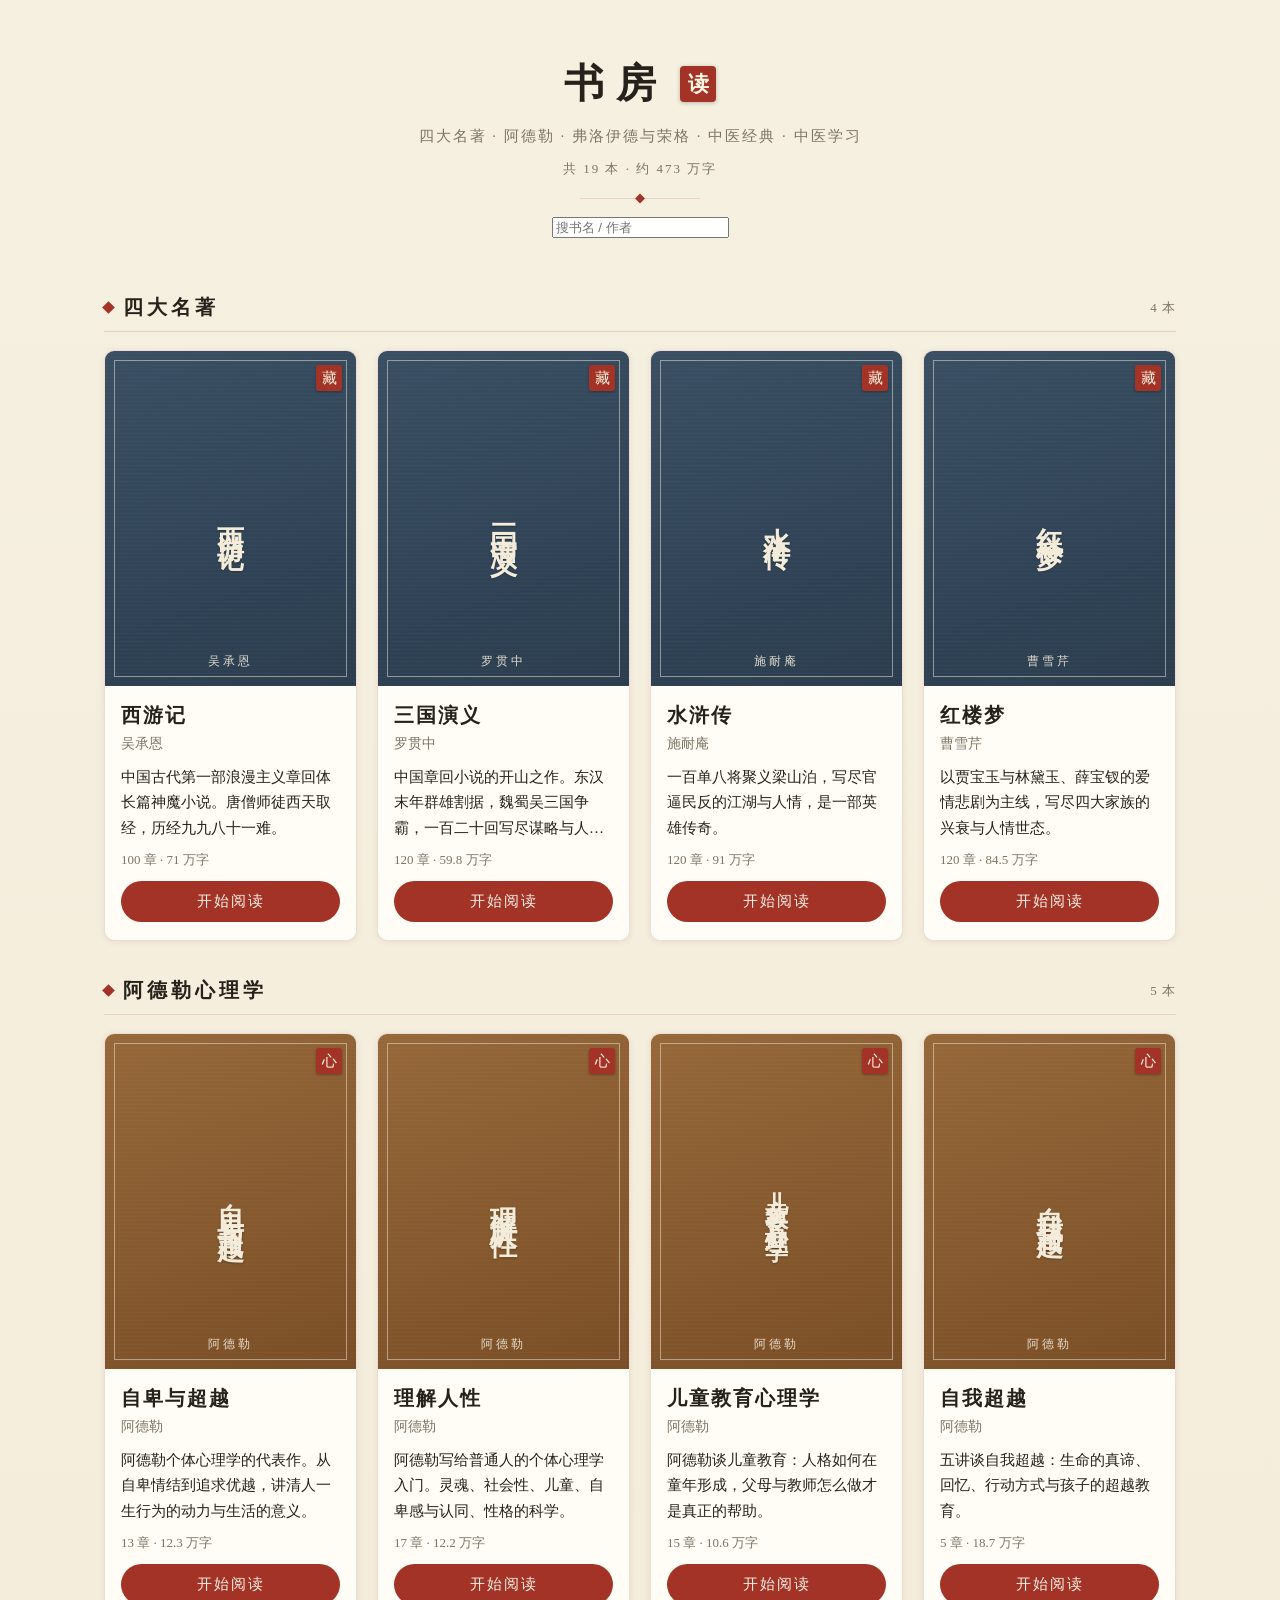
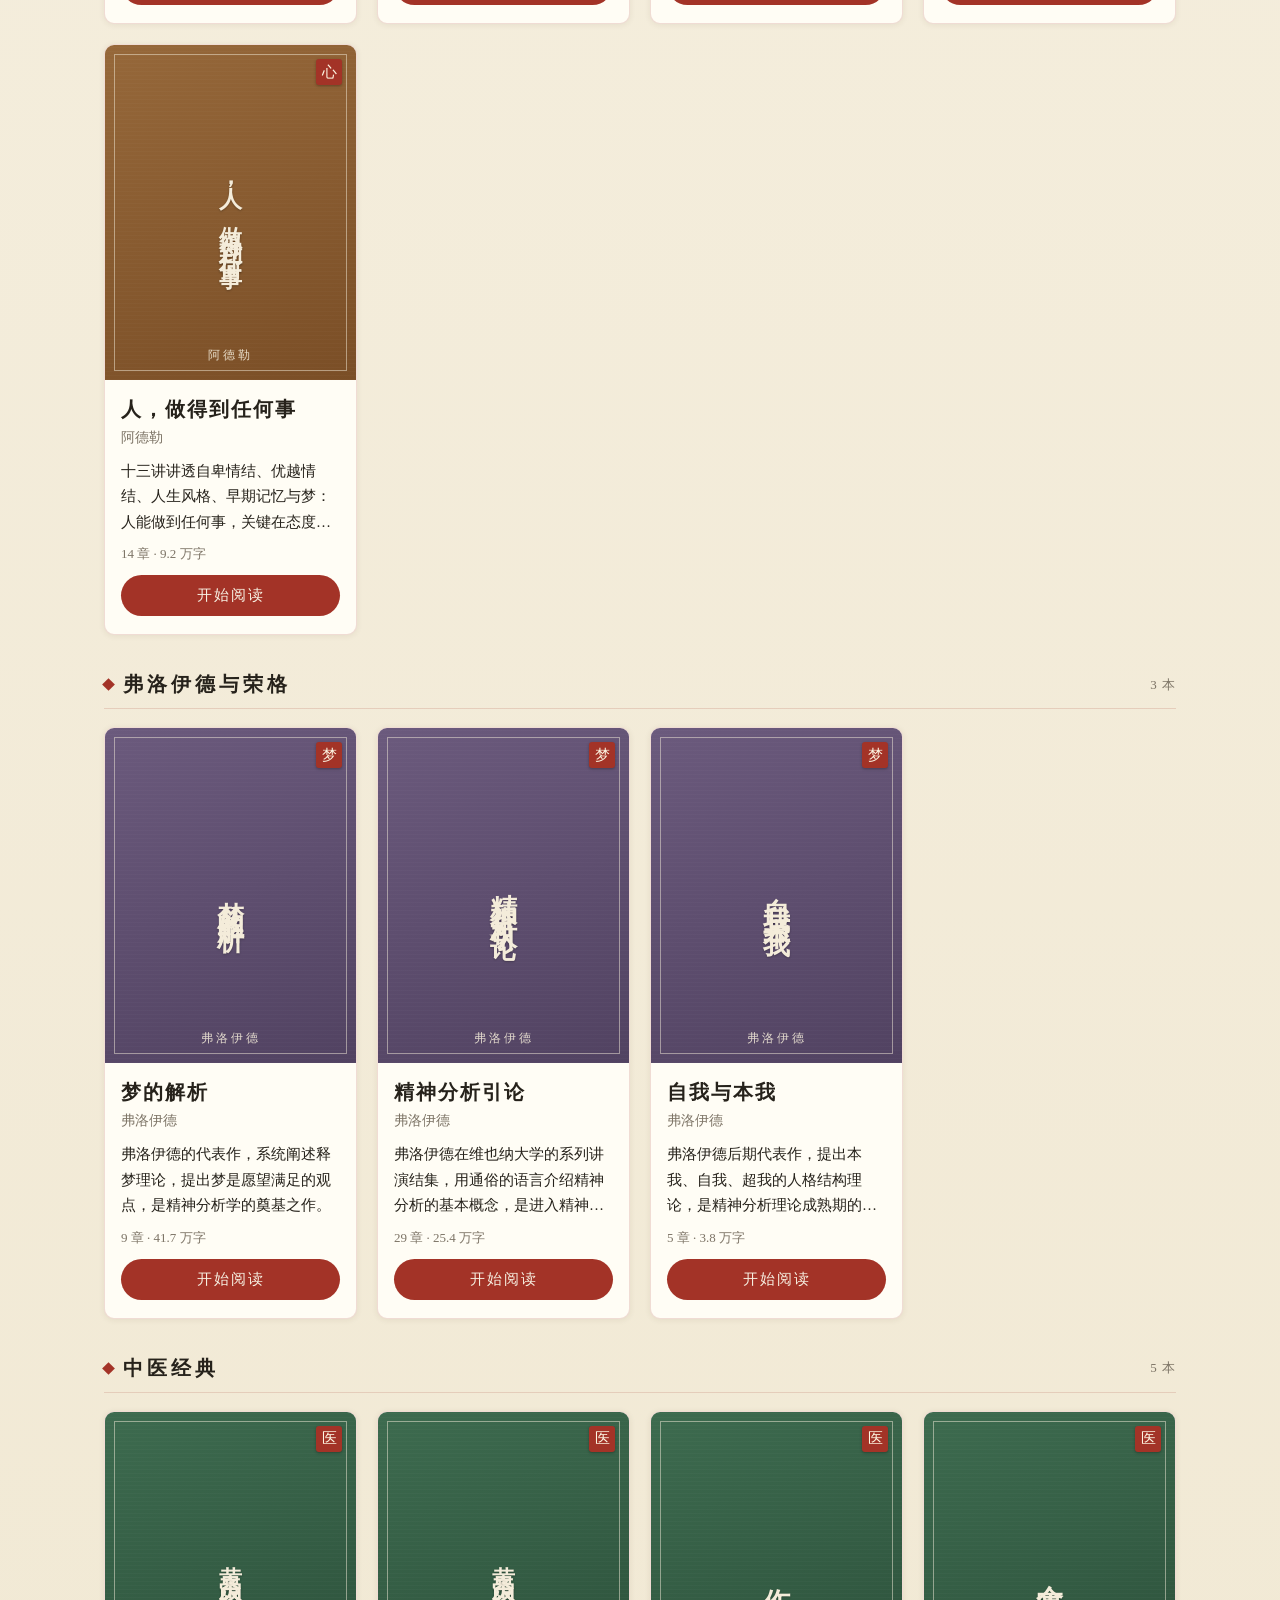
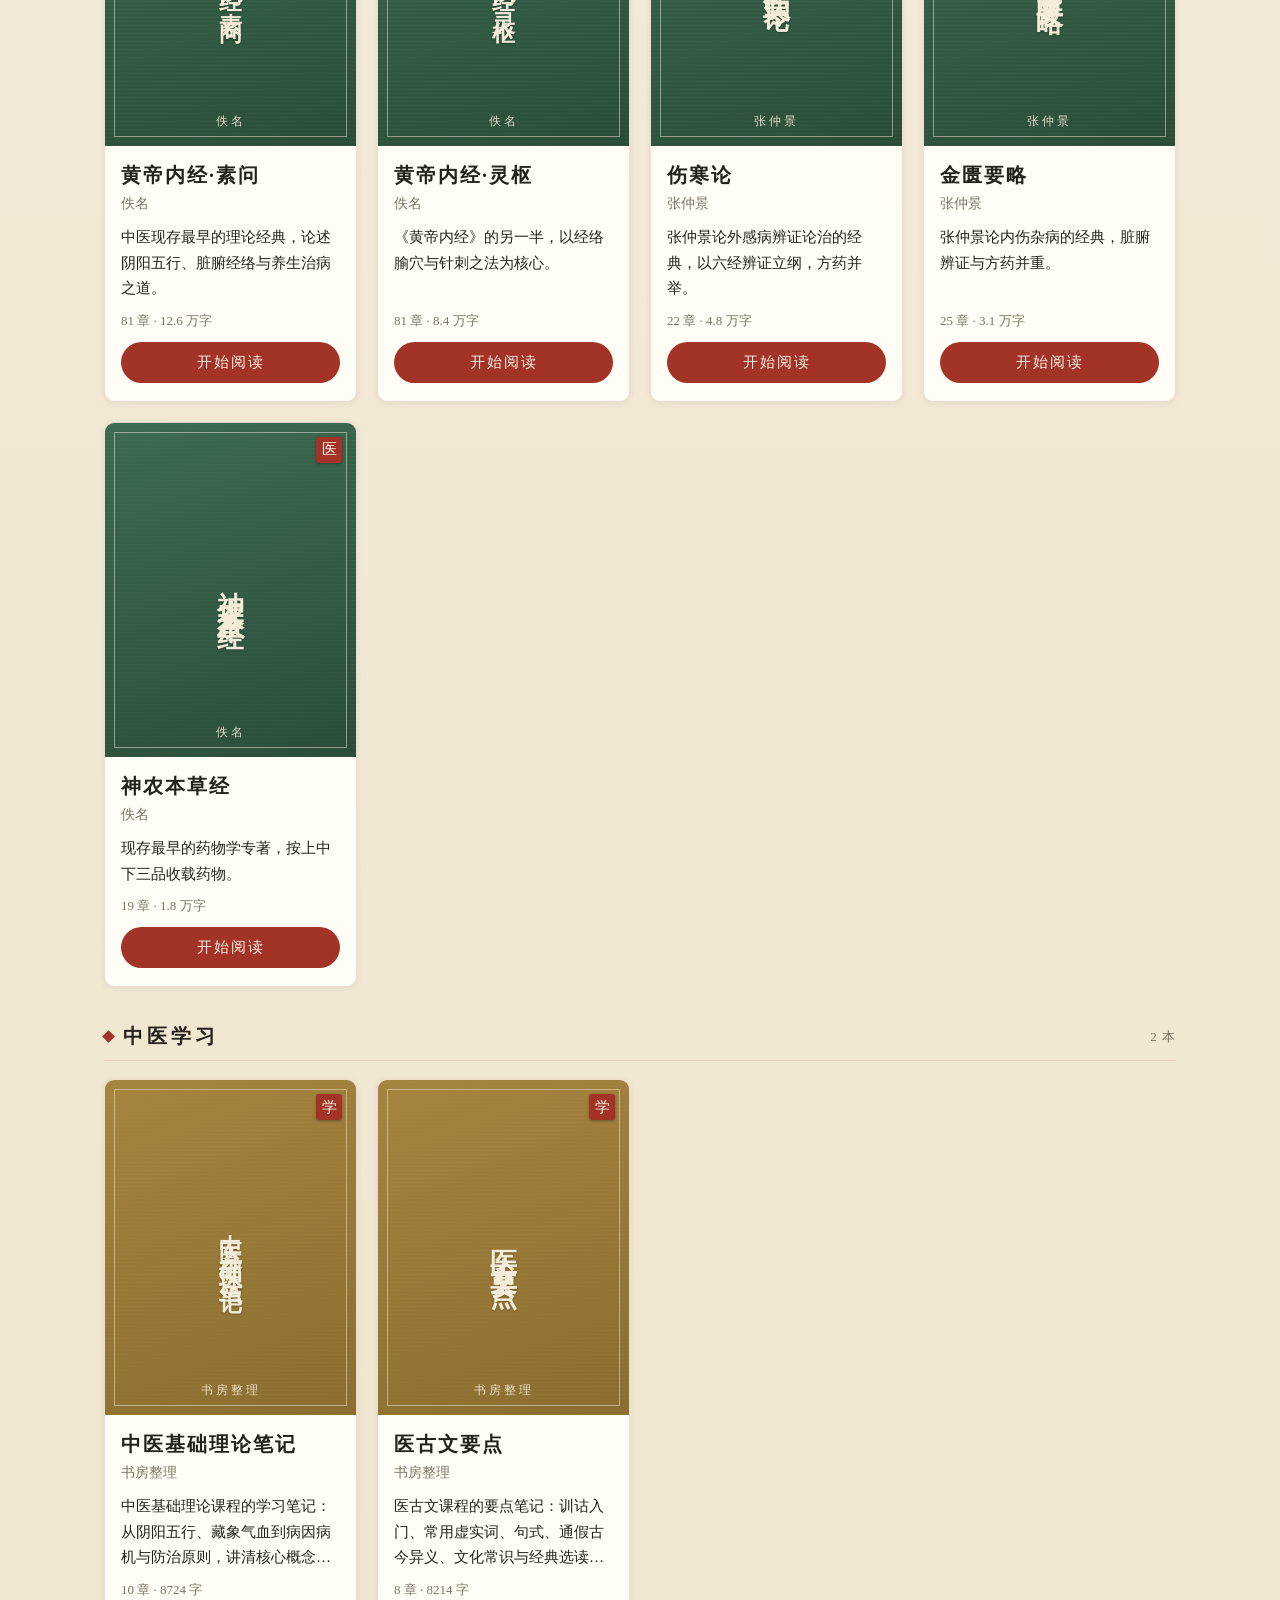
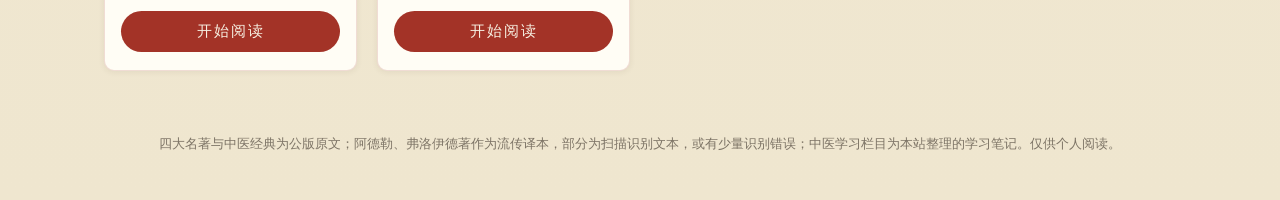
<file: index.html>
<!DOCTYPE html>
<html lang="zh-CN">
<head>
<meta charset="UTF-8">
<meta name="viewport" content="width=device-width, initial-scale=1.0, viewport-fit=cover">
<title>书房 · 名著与心理学</title>
<link rel="stylesheet" href="style.css">
</head>
<body>
<header class="site-header">
  <h1>书房<span class="seal">读</span></h1>
  <p class="subtitle">四大名著 · 阿德勒 · 弗洛伊德与荣格 · 中医经典 · 中医学习</p>
  <p class="site-stats" id="siteStats"></p>
  <div class="header-rule" aria-hidden="true"></div>
  <div class="search-wrap">
    <input id="searchInput" type="search" placeholder="搜书名 / 作者" aria-label="搜索书名或作者" autocomplete="off">
  </div>
</header>

<div class="continue-strip" id="continueStrip" hidden></div>

<main id="shelf">
  <p class="loading">正在打开书架…</p>
</main>

<footer class="site-footer">
  <p>四大名著与中医经典为公版原文；阿德勒、弗洛伊德著作为流传译本，部分为扫描识别文本，或有少量识别错误；中医学习栏目为本站整理的学习笔记。仅供个人阅读。</p>
</footer>

<script>
const SECTION_NAMES = {
  classics: "四大名著",
  adler: "阿德勒心理学",
  "freud-jung": "弗洛伊德与荣格",
  tcm: "中医经典",
  "tcm-study": "中医学习"
};
const SECTION_ORDER = ["classics", "adler", "freud-jung", "tcm", "tcm-study"];
const SEAL = { classics: "藏", adler: "心", "freud-jung": "梦", tcm: "医", "tcm-study": "学" };

let allBooks = [];
let hasContinue = false;

function fmtChars(n) {
  if (n >= 10000) return (n / 10000).toFixed(1).replace(/\.0$/, "") + " 万字";
  return n + " 字";
}

function progressOf(id) {
  try {
    const p = JSON.parse(localStorage.getItem("read-progress-" + id) || "null");
    return p && p.ch ? p : null;
  } catch (e) { return null; }
}

function renderShelf(filter) {
  const q = (filter || "").trim();
  const shelf = document.getElementById("shelf");
  shelf.innerHTML = "";
  let shown = 0;
  for (const section of SECTION_ORDER) {
    const list = allBooks.filter(b => b.section === section &&
      (!q || b.title.includes(q) || b.author.includes(q)));
    if (!list.length) continue;
    shown += list.length;
    const h = document.createElement("h2");
    h.className = "section-title";
    h.innerHTML = "<span>" + SECTION_NAMES[section] + "</span>" +
      '<span class="section-count">' + list.length + " 本</span>";
    shelf.appendChild(h);
    const grid = document.createElement("div");
    grid.className = "book-grid";
    for (const b of list) {
      const p = progressOf(b.id);
      const card = document.createElement("article");
      card.className = "book-card sec-" + b.section;
      const longTitle = b.title.length > 6 ? " cover-title-long" : "";
      card.innerHTML =
        '<div class="book-cover">' +
          '<span class="cover-seal">' + (SEAL[b.section] || "藏") + '</span>' +
          '<span class="cover-title' + longTitle + '">' + b.title + '</span>' +
          '<span class="cover-author">' + b.author + '</span>' +
        '</div>' +
        '<div class="book-card-body">' +
          '<h3 class="book-title">' + b.title + '</h3>' +
          '<p class="book-author">' + b.author + '</p>' +
          '<p class="book-intro">' + b.intro + '</p>' +
          '<p class="book-meta">' + b.chapters + ' 章 · ' + fmtChars(b.chars) + '</p>' +
          (p ? '<p class="book-continue">上次读到第 ' + p.ch + ' 章</p>' : '') +
          '<a class="book-btn" href="reader.html?book=' + b.id + (p ? '&ch=' + p.ch : '') + '">' +
          (p ? "继续阅读" : "开始阅读") + '</a>' +
        '</div>';
      grid.appendChild(card);
    }
    shelf.appendChild(grid);
  }
  if (!shown) {
    shelf.innerHTML = '<p class="no-result">没找到“' + q + '”，换个词试试。</p>';
  }
}

function renderContinue() {
  const strip = document.getElementById("continueStrip");
  const items = allBooks.map(b => ({ b, p: progressOf(b.id) })).filter(x => x.p);
  hasContinue = items.length > 0;
  if (!hasContinue) { strip.hidden = true; return; }
  strip.hidden = false;
  strip.innerHTML = '<span class="continue-label">继续阅读</span>' +
    items.slice(0, 4).map(x =>
      '<a class="continue-chip" href="reader.html?book=' + x.b.id + '&ch=' + x.p.ch + '">《' + x.b.title + '》第 ' + x.p.ch + ' 章</a>'
    ).join("");
}

async function load() {
  const res = await fetch("catalog.json");
  allBooks = await res.json();
  const total = allBooks.reduce((s, b) => s + (b.chars || 0), 0);
  document.getElementById("siteStats").textContent =
    "共 " + allBooks.length + " 本 · 约 " + (total / 10000).toFixed(0) + " 万字";
  renderContinue();
  renderShelf("");
}

document.getElementById("searchInput").addEventListener("input", e => {
  const q = e.target.value.trim();
  renderShelf(e.target.value);
  document.getElementById("continueStrip").hidden = !!q || !hasContinue;
});

load().catch(() => {
  document.getElementById("shelf").innerHTML =
    '<p class="loading">书架打不开，请检查网络后刷新。</p>';
});
</script>
</body>
</html>
</file>
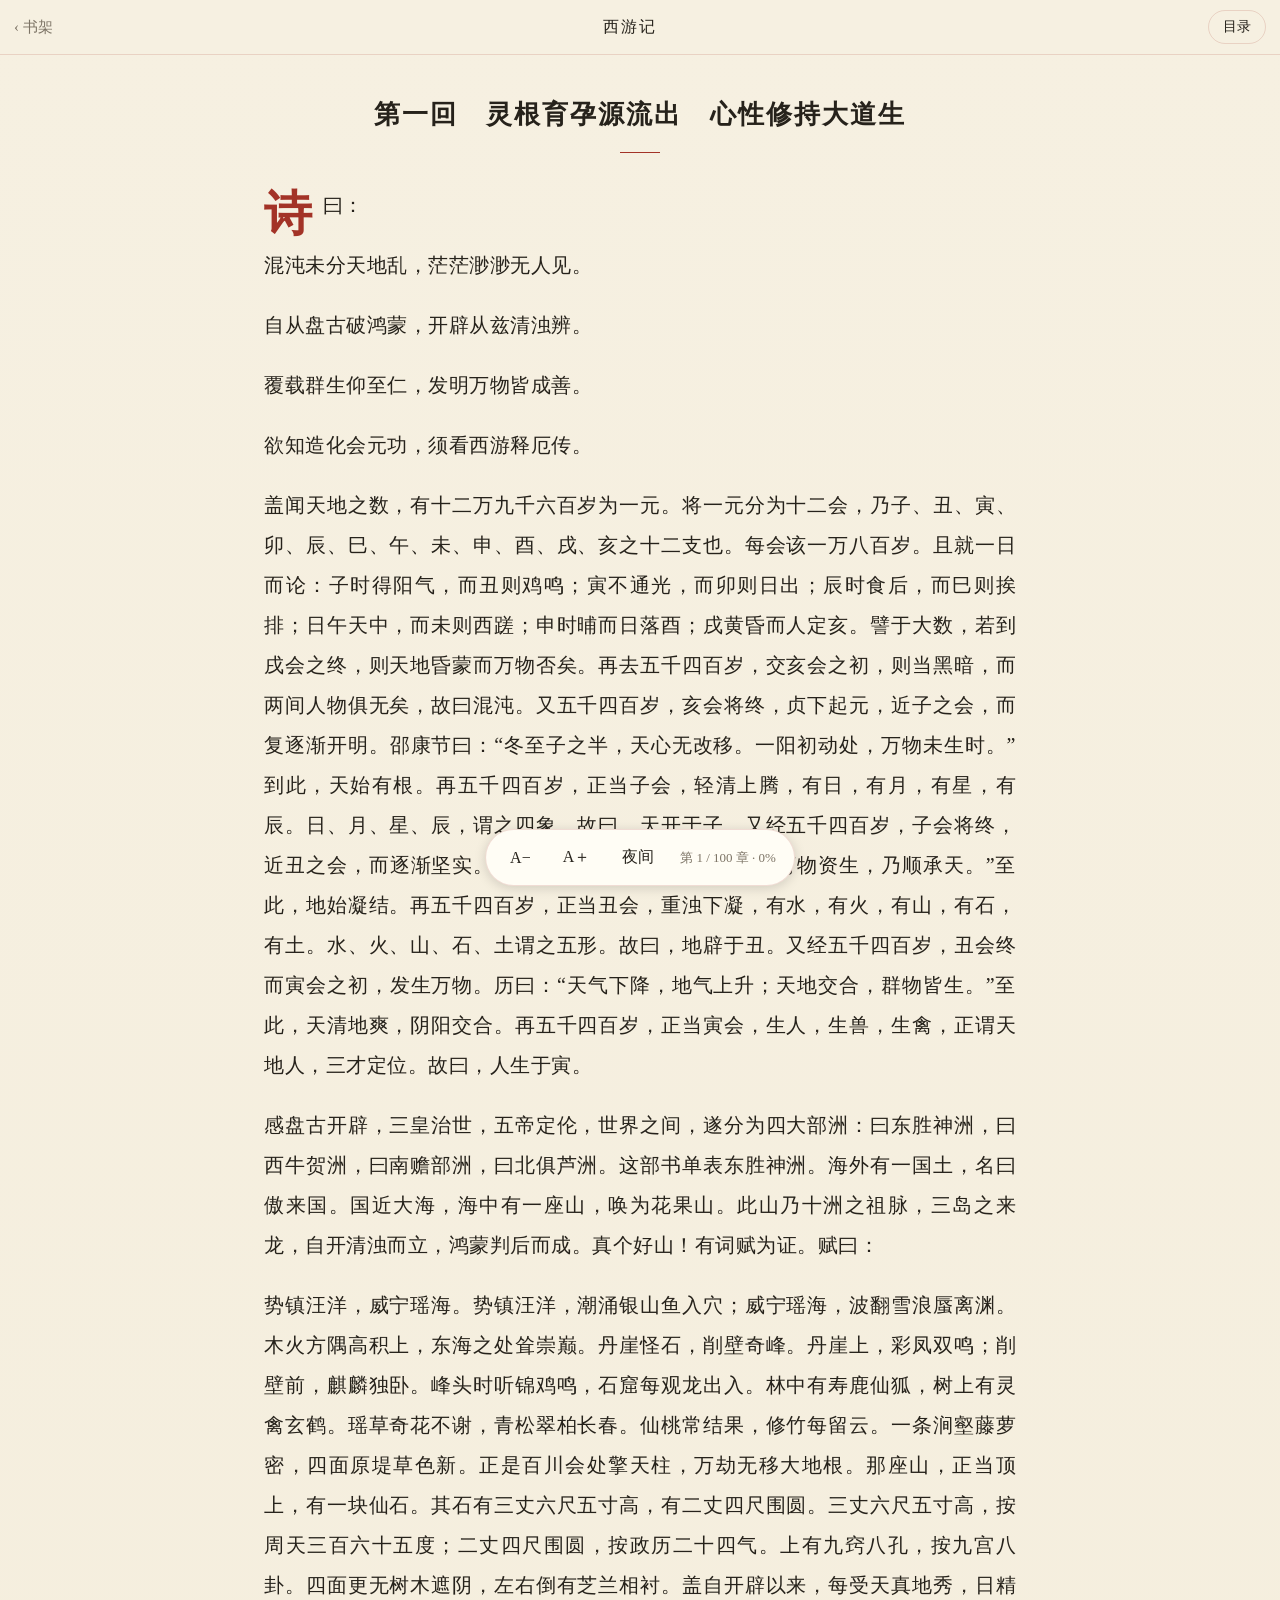
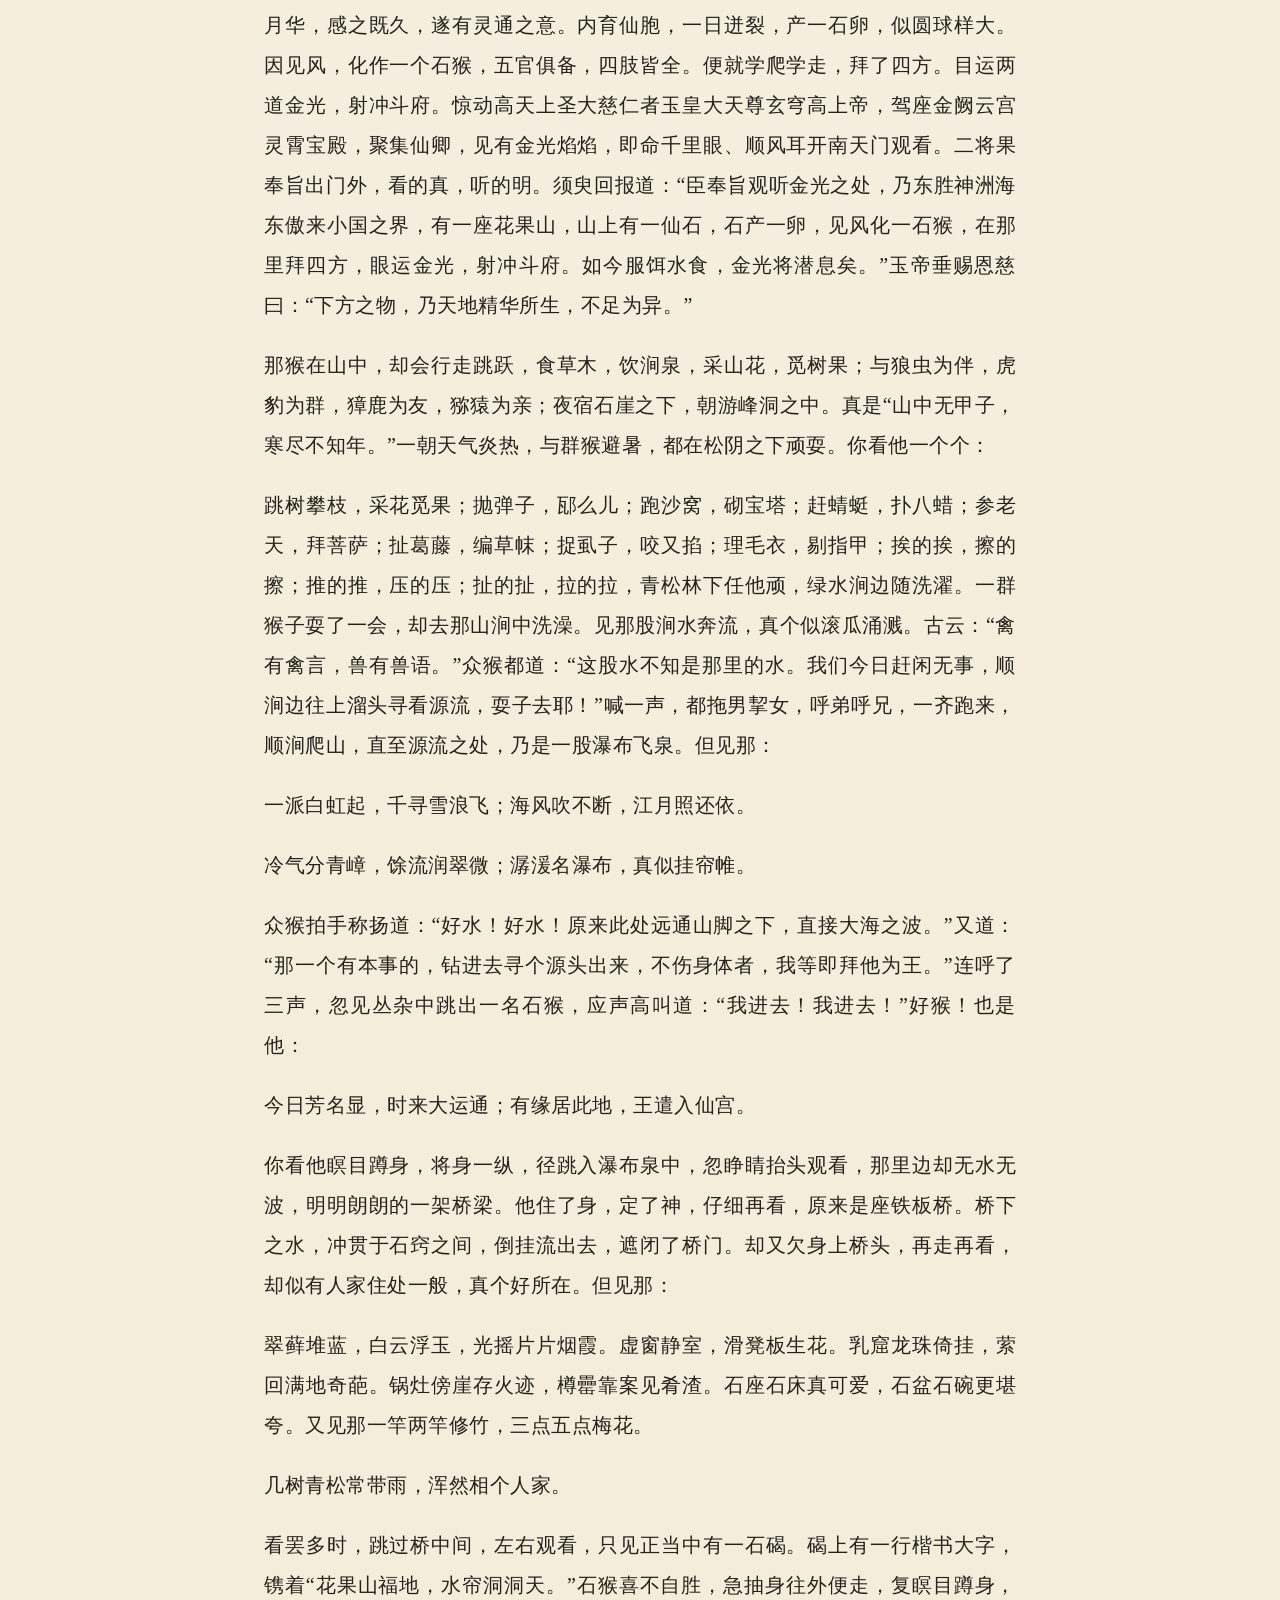
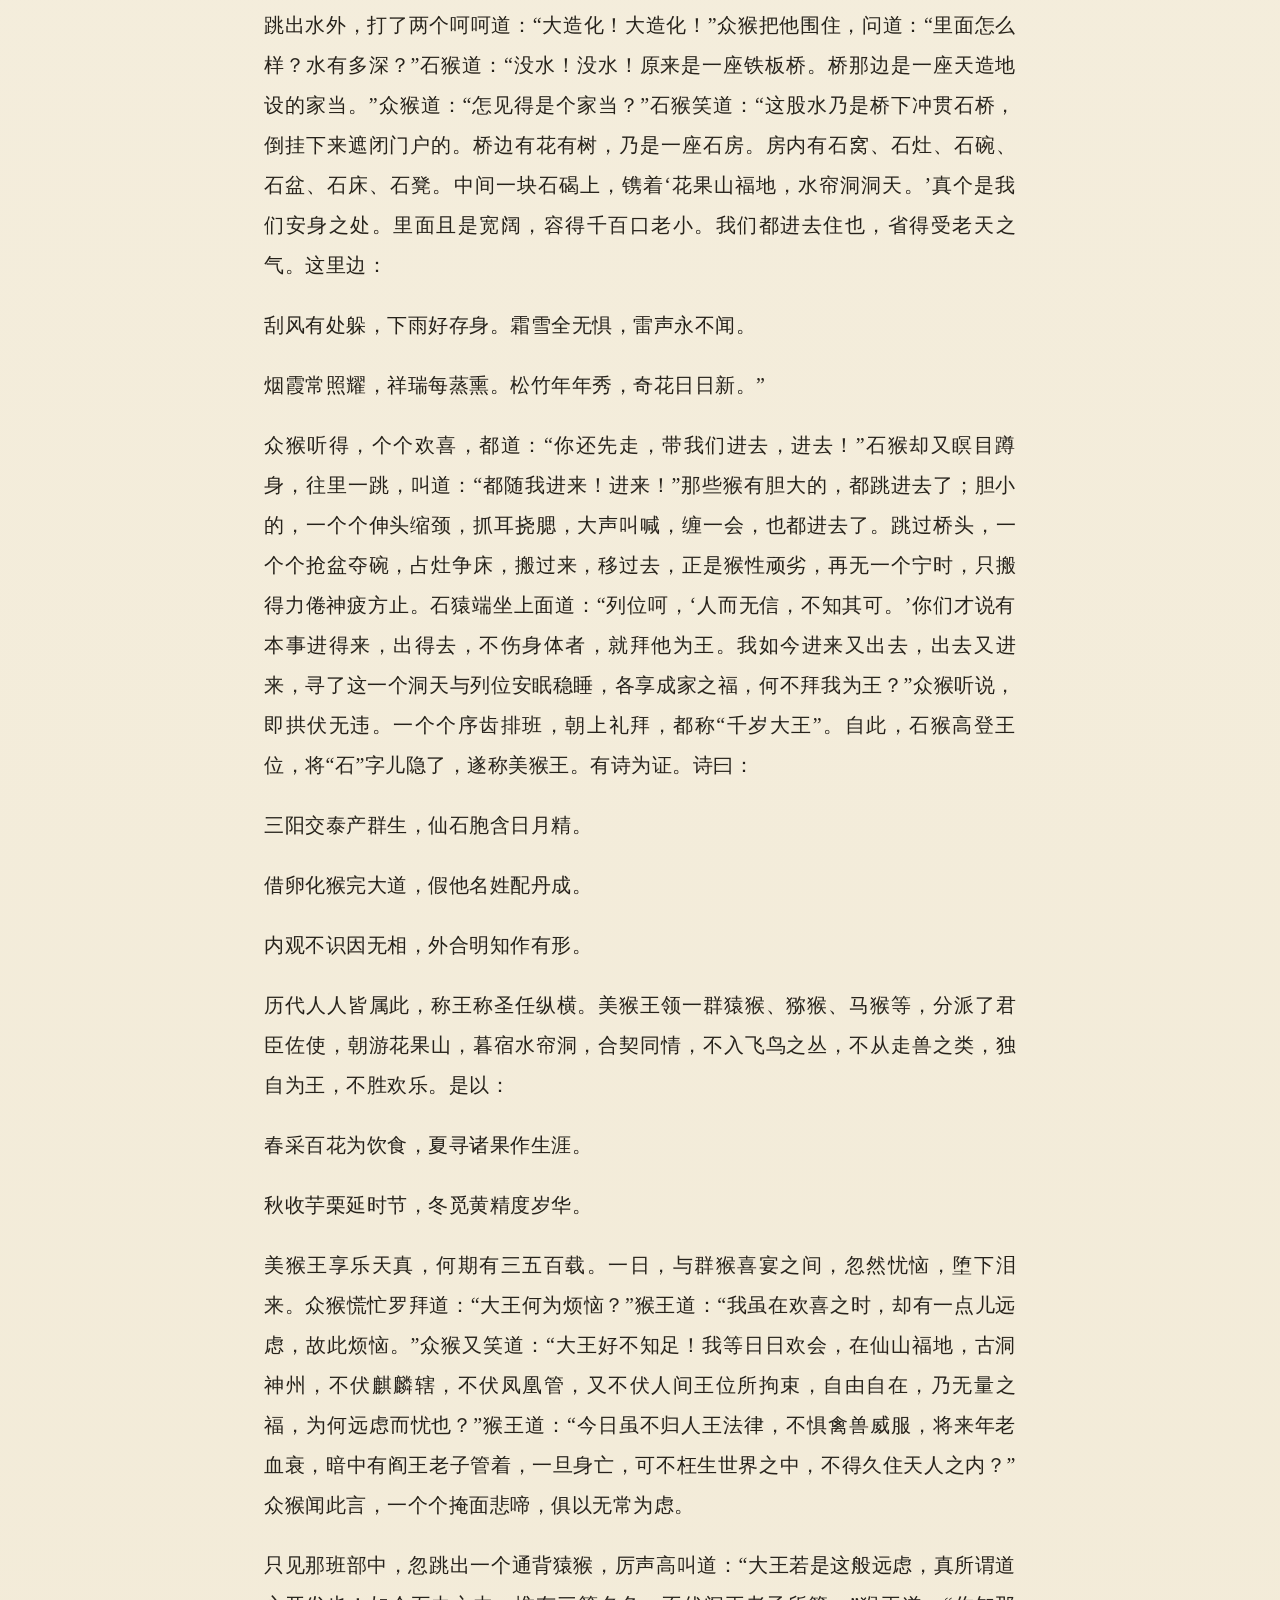
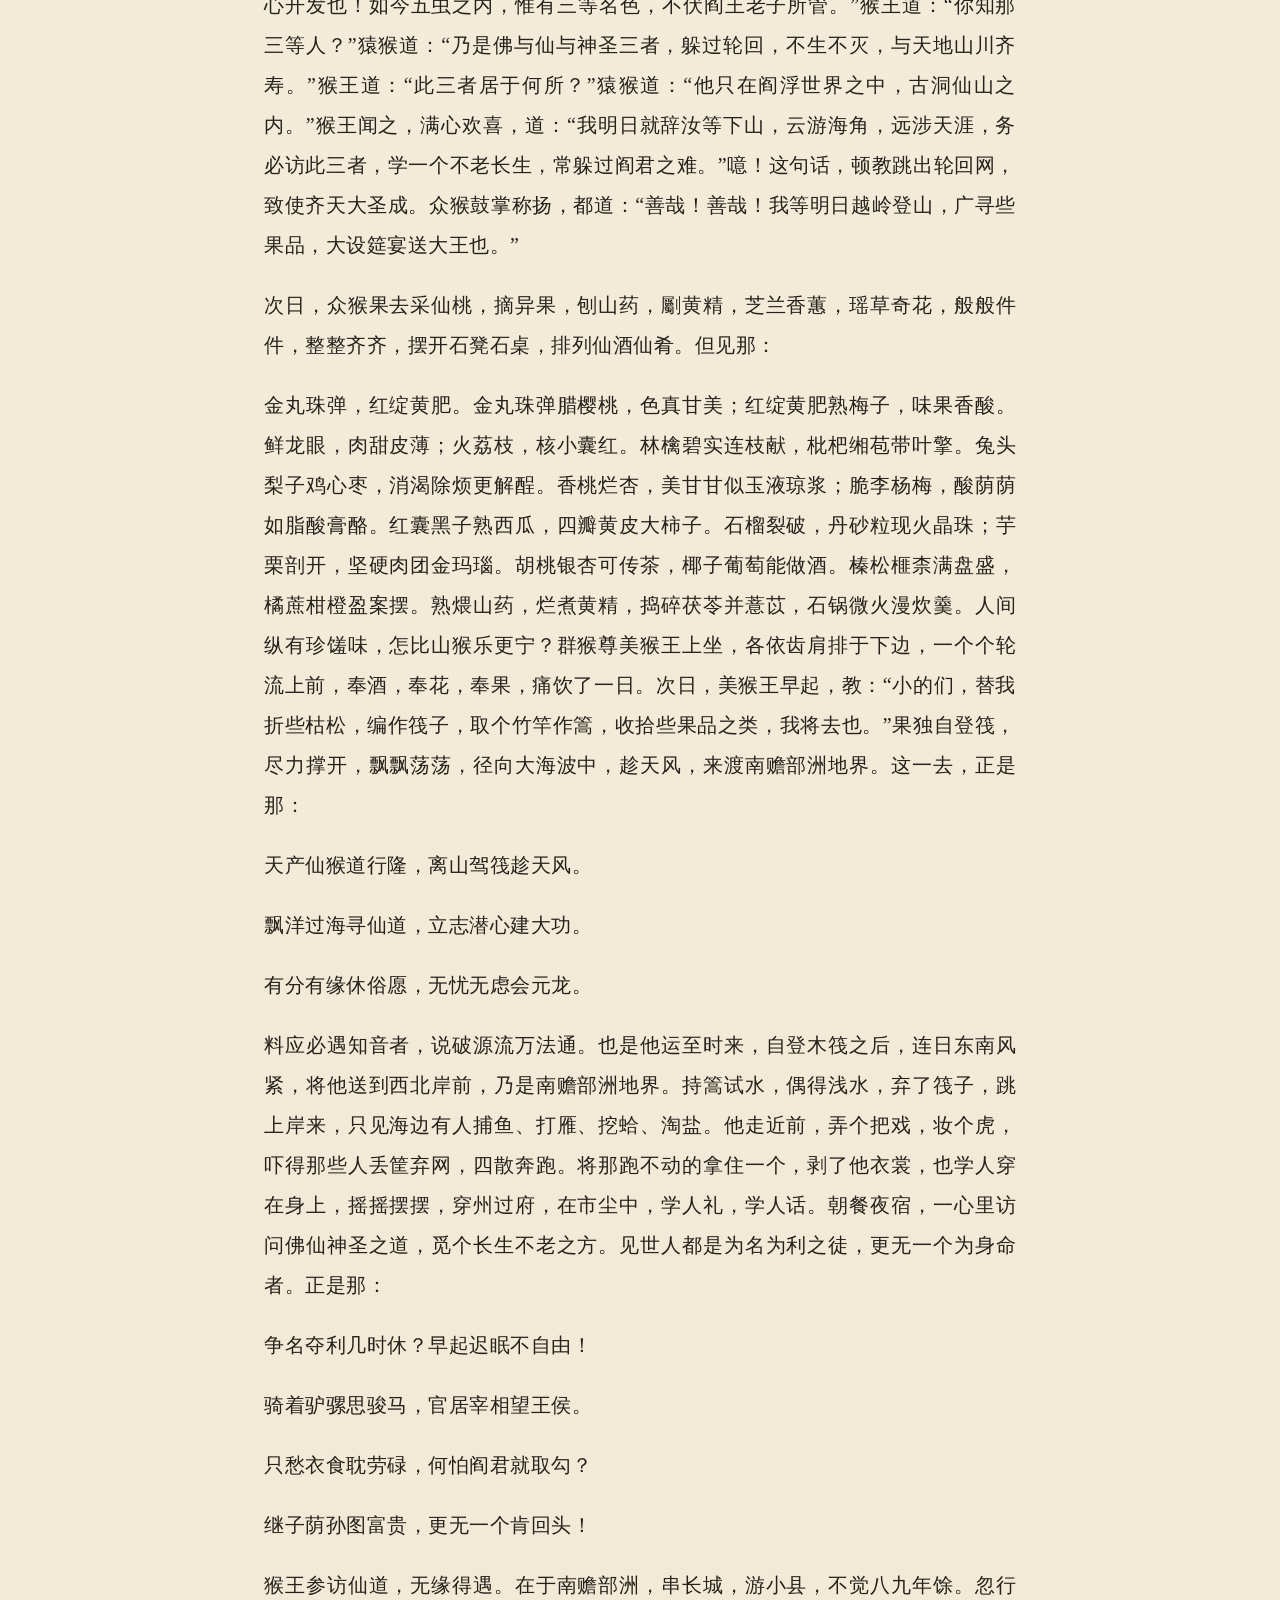
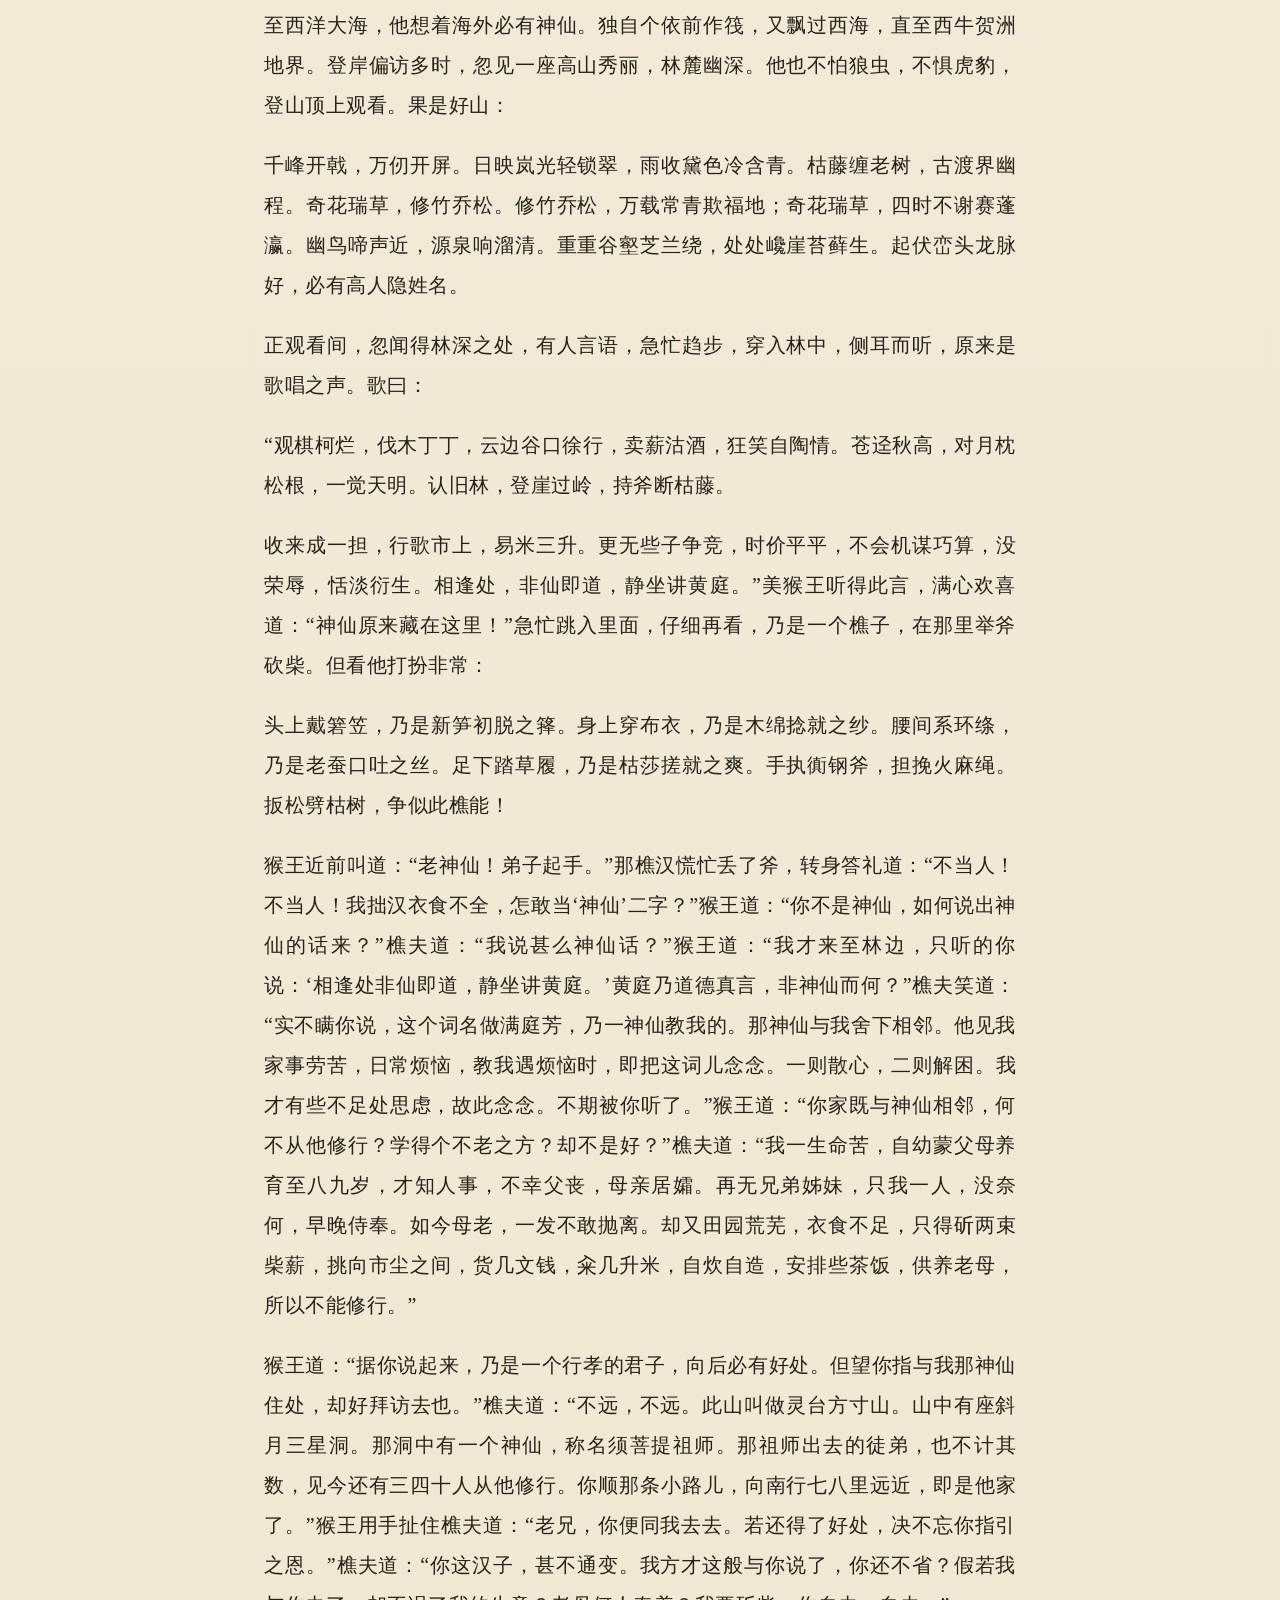
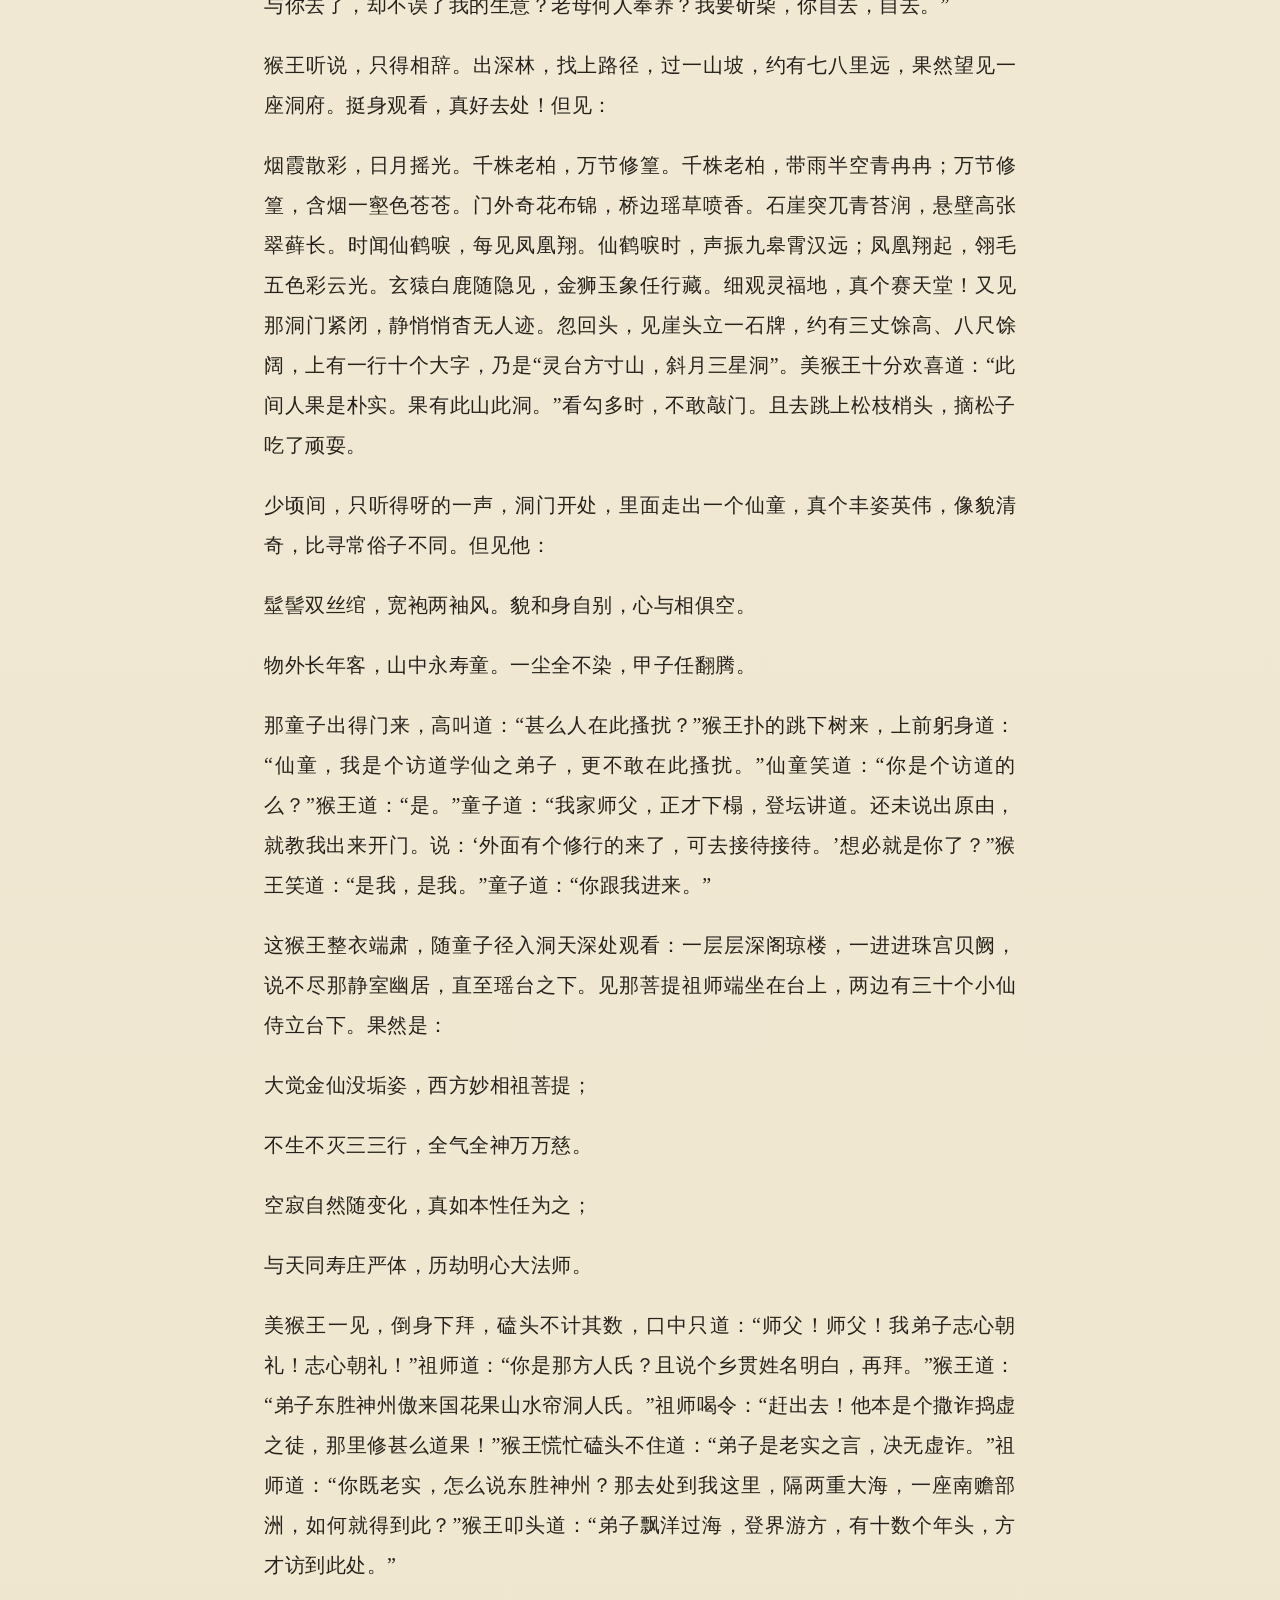
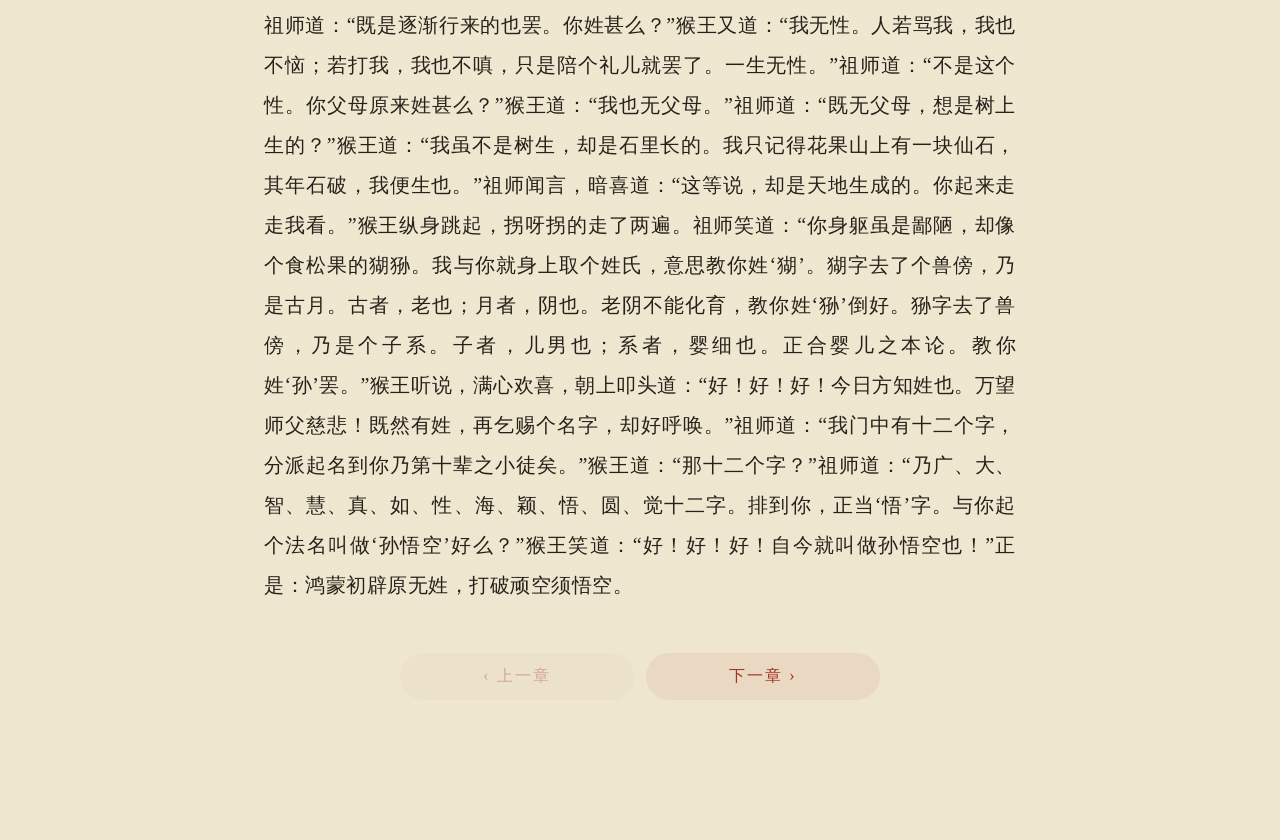
<file: reader.html>
<!DOCTYPE html>
<html lang="zh-CN">
<head>
<meta charset="UTF-8">
<meta name="viewport" content="width=device-width, initial-scale=1.0, viewport-fit=cover">
<title>阅读 · 书房</title>
<link rel="stylesheet" href="style.css">
</head>
<body>
<div class="progress-bar" id="progressBar"></div>

<header class="reader-header">
  <a class="back-link" href="index.html">‹ 书架</a>
  <span class="reader-book" id="bookTitle">…</span>
  <button class="icon-btn" id="tocBtn" type="button">目录</button>
</header>

<main class="reader-main">
  <h1 class="chapter-title" id="chapterTitle">正在加载…</h1>
  <div class="chapter-body" id="chapterBody"></div>
  <nav class="chapter-nav">
    <button id="prevBtn" type="button">‹ 上一章</button>
    <button id="nextBtn" type="button">下一章 ›</button>
  </nav>
</main>

<div class="toolbar">
  <button id="fontMinus" type="button" aria-label="减小字号">A−</button>
  <button id="fontPlus" type="button" aria-label="增大字号">A＋</button>
  <button id="nightBtn" type="button">夜间</button>
  <span class="toolbar-pos" id="posLabel"></span>
</div>

<div class="drawer" id="tocDrawer" hidden>
  <div class="drawer-panel">
    <div class="drawer-head">
      <span id="tocBookTitle">目录</span>
      <button class="icon-btn" id="tocClose" type="button">✕</button>
    </div>
    <ol class="toc-list" id="tocList"></ol>
  </div>
</div>

<script>
const params = new URLSearchParams(location.search);
const bookId = params.get("book") || "xiyouji";
let startCh = parseInt(params.get("ch") || "1", 10) || 1;

let index = null;   // {id,title,author,chapters:[{n,title,part}],parts} — small, loaded first
let whole = null;   // fallback: full book JSON, only used if the index is missing
const partCache = new Map();
let renderToken = 0;
let cur = startCh;

const $ = id => document.getElementById(id);
const body = document.body;

function loadSettings() {
  try {
    const s = JSON.parse(localStorage.getItem("reader-settings") || "{}");
    if (s.font) body.style.setProperty("--reader-size", s.font + "px");
    if (s.night) body.classList.add("night");
  } catch (e) {}
}
function saveSettings() {
  const font = parseInt(getComputedStyle(body).getPropertyValue("--reader-size")) || 19;
  localStorage.setItem("reader-settings", JSON.stringify({
    font, night: body.classList.contains("night")
  }));
}
function saveProgress() {
  localStorage.setItem("read-progress-" + bookId, JSON.stringify({
    ch: cur, scroll: window.scrollY, at: Date.now()
  }));
}

function totalChapters() {
  return whole ? whole.chapters.length : (index ? index.chapters.length : 0);
}
function chapterMeta(n) {
  return whole ? whole.chapters[n - 1] : index.chapters[n - 1];
}
function bookTitle() {
  return whole ? whole.title : index.title;
}

async function fetchPart(p) {
  if (partCache.has(p)) return partCache.get(p);
  const res = await fetch("books/" + bookId + "-p" + p + ".json");
  const doc = await res.json();
  partCache.set(p, doc);
  return doc;
}

async function getChapter(n) {
  if (whole) return whole.chapters[n - 1];
  const part = await fetchPart(index.chapters[n - 1].part);
  return part.chapters.find(c => c.n === n);
}

function prefetchNext() {
  if (whole || !index) return;
  const next = index.chapters[cur]; // next chapter (cur is 1-based)
  if (!next || partCache.has(next.part)) return;
  fetchPart(next.part).catch(() => {});
}

const SKELETON =
  '<div class="loading-lines" aria-hidden="true"><i></i><i></i><i></i><i></i></div>';

async function renderChapter() {
  const my = ++renderToken;
  const meta = chapterMeta(cur);
  if (!meta) return;
  document.title = meta.title + " · " + bookTitle();
  $("bookTitle").textContent = bookTitle();
  $("chapterTitle").textContent = meta.title;
  const bodyEl = $("chapterBody");
  const cached = !!whole || partCache.has(index.chapters[cur - 1].part);
  // start the download immediately, then fade out the old chapter
  let resolved = false;
  const p = getChapter(cur).then(ch => { resolved = true; return ch; });
  bodyEl.classList.add("fading");
  if (!cached) {
    // only show the skeleton if the part takes longer than a blink
    await Promise.race([p, new Promise(r => setTimeout(r, 150))]);
    if (my !== renderToken) return;
    if (!resolved) {
      bodyEl.innerHTML = SKELETON;
      bodyEl.classList.remove("fading");
    }
  }
  const ch = await p;
  if (my !== renderToken) return;
  const paras = ch.text.split(/\n\n+/).filter(t => t.trim());
  bodyEl.innerHTML = paras.map(t =>
    "<p>" + t.replace(/</g, "&lt;").replace(/>/g, "&gt;") + "</p>").join("");
  $("prevBtn").disabled = cur <= 1;
  $("nextBtn").disabled = cur >= totalChapters();
  document.querySelectorAll(".toc-list li").forEach((li, i) => {
    li.classList.toggle("current", i + 1 === cur);
  });
  window.scrollTo(0, 0);
  requestAnimationFrame(() => bodyEl.classList.remove("fading"));
  updateProgressBar();
  saveProgress();
  history.replaceState(null, "", "reader.html?book=" + bookId + "&ch=" + cur);
  prefetchNext();
}

function updateProgressBar() {
  const h = document.documentElement;
  const max = h.scrollHeight - h.clientHeight;
  const pct = max > 0 ? (window.scrollY / max) * 100 : 0;
  $("progressBar").style.width = pct + "%";
  if (totalChapters()) {
    $("posLabel").textContent = "第 " + cur + " / " + totalChapters() + " 章 · " + Math.round(pct) + "%";
  }
}

function buildToc() {
  $("tocBookTitle").textContent = bookTitle() + " · 目录";
  const ol = $("tocList");
  ol.innerHTML = "";
  const list = whole ? whole.chapters : index.chapters;
  list.forEach((ch, i) => {
    const li = document.createElement("li");
    li.textContent = ch.title;
    li.addEventListener("click", () => {
      cur = i + 1;
      closeToc();
      renderChapter();
    });
    ol.appendChild(li);
  });
}

function openToc() { $("tocDrawer").hidden = false; }
function closeToc() { $("tocDrawer").hidden = true; }

async function init() {
  loadSettings();
  try {
    const res = await fetch("books/" + bookId + "-idx.json");
    if (!res.ok) throw new Error("no index");
    index = await res.json();
  } catch (e) {
    const res = await fetch("books/" + bookId + ".json");
    whole = await res.json();
  }
  const total = totalChapters();
  if (cur < 1) cur = 1;
  if (cur > total) cur = total;
  // restore scroll position if returning to the same chapter
  let savedScroll = 0;
  try {
    const p = JSON.parse(localStorage.getItem("read-progress-" + bookId) || "null");
    if (p && p.ch === cur && p.scroll) savedScroll = p.scroll;
  } catch (e) {}
  buildToc();
  await renderChapter();
  if (savedScroll) window.scrollTo(0, savedScroll);
  updateProgressBar();
}

$("prevBtn").addEventListener("click", () => { if (cur > 1) { cur--; renderChapter(); } });
$("nextBtn").addEventListener("click", () => { if (cur < totalChapters()) { cur++; renderChapter(); } });
$("tocBtn").addEventListener("click", openToc);
$("tocClose").addEventListener("click", closeToc);
$("tocDrawer").addEventListener("click", e => { if (e.target === $("tocDrawer")) closeToc(); });
$("fontMinus").addEventListener("click", () => {
  const cur_size = parseInt(getComputedStyle(body).getPropertyValue("--reader-size")) || 19;
  body.style.setProperty("--reader-size", Math.max(15, cur_size - 2) + "px");
  saveSettings();
});
$("fontPlus").addEventListener("click", () => {
  const cur_size = parseInt(getComputedStyle(body).getPropertyValue("--reader-size")) || 19;
  body.style.setProperty("--reader-size", Math.min(26, cur_size + 2) + "px");
  saveSettings();
});
$("nightBtn").addEventListener("click", () => {
  body.classList.toggle("night");
  saveSettings();
});
window.addEventListener("scroll", () => { updateProgressBar(); saveProgress(); }, { passive: true });
window.addEventListener("keydown", e => {
  if (e.key === "ArrowLeft" && cur > 1) { cur--; renderChapter(); }
  if (e.key === "ArrowRight" && cur < totalChapters()) { cur++; renderChapter(); }
  if (e.key === "Escape") closeToc();
});

init().catch(() => {
  $("chapterTitle").textContent = "打不开这本书";
  $("chapterBody").innerHTML = "<p>请检查网络后刷新，或返回书架重新选择。</p>";
});
</script>
</body>
</html>
</file>
<file: style.css>
/* 书房 — 精美版：宣纸、墨色、朱印；手机与 iPad 自适应 */
:root {
  --bg: #f6f0e1;
  --bg-2: #efe6cf;
  --ink: #26221b;
  --muted: #7d7466;
  --accent: #a33327;
  --accent-soft: rgba(163, 51, 39, 0.08);
  --card: #fffdf5;
  --border: rgba(163, 51, 39, 0.16);
  --reader-size: 19px;
}

* { box-sizing: border-box; }

html {
  background: var(--bg);
  scroll-behavior: smooth;
}

body {
  margin: 0;
  font-family: "Noto Serif SC", "Songti SC", "STSong", "SimSun", Georgia, serif;
  background: linear-gradient(180deg, var(--bg) 0%, var(--bg-2) 100%);
  color: var(--ink);
  min-height: 100vh;
  -webkit-text-size-adjust: 100%;
  -webkit-tap-highlight-color: transparent;
}

body.night {
  --bg: #1b1815;
  --bg-2: #16130f;
  --ink: #d9d2c2;
  --muted: #9a917f;
  --accent: #d9907a;
  --accent-soft: rgba(217, 144, 122, 0.12);
  --card: #262019;
  --border: rgba(217, 144, 122, 0.25);
}

::selection { background: var(--accent-soft); }
:focus-visible { outline: 2px solid var(--accent); outline-offset: 2px; }

/* ---------- 书架 ---------- */
.site-header {
  text-align: center;
  padding: 40px 16px 4px;
}
.site-header h1 {
  margin: 0;
  font-size: 32px;
  letter-spacing: 10px;
  display: inline-flex;
  align-items: center;
  gap: 12px;
}
.seal {
  display: inline-flex;
  align-items: center;
  justify-content: center;
  width: 30px;
  height: 30px;
  background: var(--accent);
  color: #fdf6e3;
  font-size: 18px;
  letter-spacing: 0;
  border-radius: 4px;
  box-shadow: 0 1px 4px rgba(0, 0, 0, 0.25);
  flex: none;
}
.subtitle {
  margin: 12px 0 0;
  color: var(--muted);
  font-size: 14px;
  letter-spacing: 2px;
  line-height: 1.8;
}
.header-rule {
  width: 120px;
  margin: 20px auto 0;
  border-top: 1px solid var(--border);
  position: relative;
}
.header-rule::after {
  content: "";
  position: absolute;
  left: 50%;
  top: -4px;
  width: 7px;
  height: 7px;
  background: var(--accent);
  transform: translateX(-50%) rotate(45deg);
}

.site-stats {
  margin: 10px 0 0;
  color: var(--muted);
  font-size: 13px;
  letter-spacing: 2px;
}
.search-wrap {
  max-width: 420px;
  margin: 18px auto 0;
  padding: 0 16px;
}
.search-input {
  width: 100%;
  padding: 11px 18px;
  border: 1px solid var(--border);
  border-radius: 999px;
  background: var(--card);
  color: var(--ink);
  font-family: inherit;
  font-size: 15px;
  outline: none;
}
.search-input:focus { border-color: var(--accent); box-shadow: 0 0 0 3px var(--accent-soft); }
.search-input::placeholder { color: var(--muted); }

.continue-strip {
  display: flex;
  flex-wrap: wrap;
  align-items: center;
  justify-content: center;
  gap: 8px;
  max-width: 960px;
  margin: 22px auto 0;
  padding: 0 16px;
}
.continue-strip[hidden] { display: none; }
.continue-label {
  font-size: 13px;
  letter-spacing: 2px;
  color: var(--accent);
}
.continue-chip {
  display: inline-block;
  padding: 8px 14px;
  background: var(--card);
  border: 1px solid var(--border);
  border-radius: 999px;
  color: var(--ink);
  text-decoration: none;
  font-size: 14px;
}
@media (hover: hover) {
  .continue-chip:hover { border-color: var(--accent); }
}

.section-count {
  margin-left: auto;
  font-size: 13px;
  letter-spacing: 1px;
  color: var(--muted);
  font-weight: 400;
}
.cover-title-long { font-size: 20px; letter-spacing: 5px; }
.no-result { text-align: center; color: var(--muted); padding: 48px 0; }

#shelf { max-width: 960px; margin: 0 auto; padding: 8px 16px 32px; }
.loading { text-align: center; color: var(--muted); padding: 40px 0; }

.section-title {
  display: flex;
  align-items: center;
  gap: 10px;
  font-size: 18px;
  letter-spacing: 4px;
  margin: 30px 0 16px;
  padding-bottom: 10px;
  border-bottom: 1px solid var(--border);
}
.section-title::before {
  content: "";
  width: 9px;
  height: 9px;
  background: var(--accent);
  transform: rotate(45deg);
  flex: none;
}

/* 手机两列书架，iPad 三列，宽屏四列 */
.book-grid {
  display: grid;
  grid-template-columns: repeat(2, 1fr);
  gap: 12px;
}

.book-card {
  background: var(--card);
  border: 1px solid var(--border);
  border-radius: 10px;
  overflow: hidden;
  display: flex;
  flex-direction: column;
  box-shadow: 0 1px 6px rgba(60, 45, 20, 0.08);
}
@media (hover: hover) {
  .book-card { transition: transform 0.18s ease, box-shadow 0.18s ease; }
  .book-card:hover {
    transform: translateY(-2px);
    box-shadow: 0 6px 18px rgba(60, 45, 20, 0.14);
  }
}

/* 书封：竖排书名 + 朱印 */
.book-cover {
  position: relative;
  aspect-ratio: 3 / 4;
  color: #f4ecda;
  display: flex;
  align-items: center;
  justify-content: center;
  overflow: hidden;
  flex: none;
}
.book-cover::before {
  content: "";
  position: absolute;
  inset: 0;
  background: repeating-linear-gradient(0deg, rgba(255, 255, 255, 0.02) 0 1px, transparent 1px 4px);
}
.book-cover::after {
  content: "";
  position: absolute;
  inset: 9px;
  border: 1px solid rgba(244, 236, 218, 0.5);
  pointer-events: none;
}
.sec-classics .book-cover { background: linear-gradient(160deg, #3a4f63, #2b3d4f); }
.sec-adler .book-cover { background: linear-gradient(160deg, #96683a, #7a4e26); }
.sec-freud-jung .book-cover { background: linear-gradient(160deg, #6b5a7d, #514261); }
.sec-tcm .book-cover { background: linear-gradient(160deg, #3d6b4f, #2a4d38); }
.sec-tcm-study .book-cover { background: linear-gradient(160deg, #a5843e, #8a6d2f); }
body.night .book-cover { filter: brightness(0.85) saturate(0.92); }

.cover-title {
  writing-mode: vertical-rl;
  font-size: 24px;
  letter-spacing: 8px;
  font-weight: 700;
  line-height: 1;
  text-shadow: 0 1px 2px rgba(0, 0, 0, 0.25);
}
.cover-author {
  position: absolute;
  bottom: 16px;
  left: 0;
  right: 0;
  text-align: center;
  font-size: 12px;
  letter-spacing: 3px;
  opacity: 0.9;
}
.cover-seal {
  position: absolute;
  top: 14px;
  right: 14px;
  width: 26px;
  height: 26px;
  background: #a33327;
  color: #fdf6e3;
  font-size: 15px;
  display: flex;
  align-items: center;
  justify-content: center;
  border-radius: 3px;
  box-shadow: 0 1px 3px rgba(0, 0, 0, 0.3);
  z-index: 1;
}

.book-card-body {
  padding: 14px 14px 16px;
  display: flex;
  flex-direction: column;
  flex: 1;
}
.book-title { margin: 0; font-size: 17px; letter-spacing: 2px; }
.book-author { margin: 6px 0 0; color: var(--muted); font-size: 13px; }
.book-intro { display: none; }
.book-meta { margin: 10px 0 12px; color: var(--muted); font-size: 12px; }
.book-continue { margin: 6px 0 0; color: var(--accent); font-size: 12px; }
.book-btn {
  display: block;
  text-align: center;
  margin-top: auto;
  padding: 10px 0;
  background: var(--accent);
  color: #f7f1e3;
  text-decoration: none;
  border-radius: 999px;
  font-size: 14px;
  letter-spacing: 2px;
}
body.night .book-btn { color: #1c1a17; }

.site-footer {
  max-width: 960px;
  margin: 0 auto;
  padding: 0 16px 32px;
  color: var(--muted);
  font-size: 13px;
  line-height: 1.8;
  text-align: center;
}

/* ---------- 阅读器 ---------- */
.progress-bar {
  position: fixed;
  top: 0; left: 0;
  height: 3px;
  width: 0;
  background: var(--accent);
  z-index: 30;
}

.reader-header {
  position: sticky;
  top: 0;
  z-index: 20;
  display: flex;
  align-items: center;
  gap: 8px;
  padding: 10px 14px;
  background: var(--bg);
  border-bottom: 1px solid var(--border);
}
.back-link {
  color: var(--muted);
  text-decoration: none;
  font-size: 15px;
  white-space: nowrap;
}
.reader-book {
  flex: 1;
  text-align: center;
  font-size: 16px;
  letter-spacing: 2px;
  overflow: hidden;
  text-overflow: ellipsis;
  white-space: nowrap;
}
.icon-btn {
  border: 1px solid var(--border);
  background: transparent;
  color: var(--ink);
  border-radius: 999px;
  padding: 7px 14px;
  font-size: 14px;
  font-family: inherit;
  cursor: pointer;
  white-space: nowrap;
}

.reader-main {
  max-width: 680px;
  margin: 0 auto;
  padding: 24px 18px 120px;
}
.chapter-title {
  font-size: 23px;
  letter-spacing: 2px;
  line-height: 1.5;
  text-align: center;
  margin: 8px 0 28px;
}
.chapter-title::after {
  content: "";
  display: block;
  width: 40px;
  height: 1px;
  background: var(--accent);
  margin: 18px auto 0;
}
.chapter-body { transition: opacity .18s ease, transform .18s ease; }
.chapter-body.fading { opacity: 0; transform: translateY(6px); }
.loading-lines { padding-top: 8px; }
.loading-lines i {
  display: block;
  height: 1em;
  margin: 0 0 18px;
  border-radius: 4px;
  background: linear-gradient(90deg, var(--bg-2), var(--card), var(--bg-2));
  background-size: 200% 100%;
  animation: shimmer 1.2s infinite;
}
.loading-lines i:nth-child(1) { width: 96%; }
.loading-lines i:nth-child(2) { width: 88%; }
.loading-lines i:nth-child(3) { width: 93%; }
.loading-lines i:nth-child(4) { width: 70%; }
@keyframes shimmer { from { background-position: 200% 0; } to { background-position: -200% 0; } }
.chapter-body p {
  font-size: var(--reader-size);
  line-height: 1.9;
  letter-spacing: 0.5px;
  text-align: justify;
  text-justify: inter-ideograph;
  margin: 0 0 1em;
}
.chapter-body > p:first-child::first-letter {
  float: left;
  font-size: 2.4em;
  line-height: 1.05;
  margin: 4px 10px 0 0;
  color: var(--accent);
  font-weight: 700;
}

.chapter-nav {
  display: flex;
  gap: 12px;
  margin-top: 40px;
}
.chapter-nav button {
  flex: 1;
  padding: 13px 0;
  font-size: 16px;
  font-family: inherit;
  letter-spacing: 2px;
  color: var(--accent);
  background: var(--accent-soft);
  border: none;
  border-radius: 999px;
  cursor: pointer;
}
.chapter-nav button:disabled { opacity: 0.35; cursor: default; }

.toolbar {
  position: fixed;
  left: 50%;
  transform: translateX(-50%);
  bottom: calc(14px + env(safe-area-inset-bottom));
  z-index: 20;
  display: flex;
  align-items: center;
  gap: 6px;
  padding: 6px 10px;
  background: var(--card);
  border: 1px solid var(--border);
  border-radius: 999px;
  box-shadow: 0 2px 12px rgba(0, 0, 0, 0.15);
}
.toolbar button {
  border: none;
  background: transparent;
  color: var(--ink);
  font-size: 15px;
  font-family: inherit;
  padding: 8px 10px;
  border-radius: 999px;
  cursor: pointer;
}
.toolbar button:active { background: var(--accent-soft); }
.toolbar-pos {
  font-size: 13px;
  color: var(--muted);
  padding: 0 6px;
  white-space: nowrap;
}

/* ---------- 目录抽屉 ---------- */
.drawer {
  position: fixed;
  inset: 0;
  z-index: 40;
  background: rgba(0, 0, 0, 0.4);
}
.drawer-panel {
  position: absolute;
  top: 0; right: 0;
  width: min(86vw, 360px);
  height: 100%;
  background: var(--bg);
  display: flex;
  flex-direction: column;
  box-shadow: -2px 0 16px rgba(0, 0, 0, 0.2);
}
.drawer-head {
  display: flex;
  align-items: center;
  justify-content: space-between;
  padding: 16px;
  border-bottom: 1px solid var(--border);
  font-size: 16px;
  letter-spacing: 1px;
}
.toc-list {
  margin: 0;
  padding: 8px 0 32px;
  overflow-y: auto;
  list-style: none;
  counter-reset: toc;
}
.toc-list li {
  padding: 12px 18px;
  font-size: 15px;
  line-height: 1.5;
  cursor: pointer;
  border-bottom: 1px solid rgba(0, 0, 0, 0.04);
}
.toc-list li:active { background: var(--accent-soft); }
.toc-list li.current { color: var(--accent); font-weight: 700; }

/* ---------- iPad：768px 起 ---------- */
@media (min-width: 768px) {
  :root { --reader-size: 20px; }

  .site-header { padding: 56px 24px 8px; }
  .site-header h1 { font-size: 40px; letter-spacing: 12px; }
  .seal { width: 36px; height: 36px; font-size: 21px; }
  .subtitle { font-size: 15px; }

  #shelf { padding: 12px 24px 48px; }
  .section-title { font-size: 20px; margin: 36px 0 18px; }
  .book-grid { grid-template-columns: repeat(3, 1fr); gap: 18px; }

  .cover-title { font-size: 27px; }
  .cover-title-long { font-size: 23px; }
  .book-card-body { padding: 16px 16px 18px; }
  .book-title { font-size: 20px; }
  .book-author { font-size: 14px; }
  .book-intro {
    display: -webkit-box;
    -webkit-line-clamp: 3;
    -webkit-box-orient: vertical;
    overflow: hidden;
    margin: 12px 0 0;
    font-size: 15px;
    line-height: 1.7;
    flex: 1;
  }
  .book-meta { font-size: 13px; }
  .book-continue { font-size: 13px; }
  .book-btn { font-size: 15px; padding: 11px 0; }

  .reader-main { max-width: 760px; padding: 32px 24px 140px; }
  .chapter-title { font-size: 26px; margin-bottom: 32px; }
  .chapter-body p { line-height: 2; }
  .chapter-nav { max-width: 480px; margin: 48px auto 0; }
  .toolbar { padding: 8px 12px; gap: 8px; }
  .toolbar button { font-size: 16px; padding: 9px 12px; }
  .drawer-panel { width: min(86vw, 400px); }
}

/* ---------- iPad 横屏 / 桌面：1024px 起 ---------- */
@media (min-width: 1024px) {
  #shelf { max-width: 1120px; }
  .book-grid { grid-template-columns: repeat(4, 1fr); gap: 20px; }
  .reader-main { max-width: 800px; }
  .site-footer { max-width: 1120px; }
  .continue-strip { max-width: 1120px; }
}

/* ---------- 小屏收紧 ---------- */
@media (max-width: 360px) {
  .cover-title { font-size: 21px; letter-spacing: 6px; }
  .book-title { font-size: 16px; }
}
</file>
